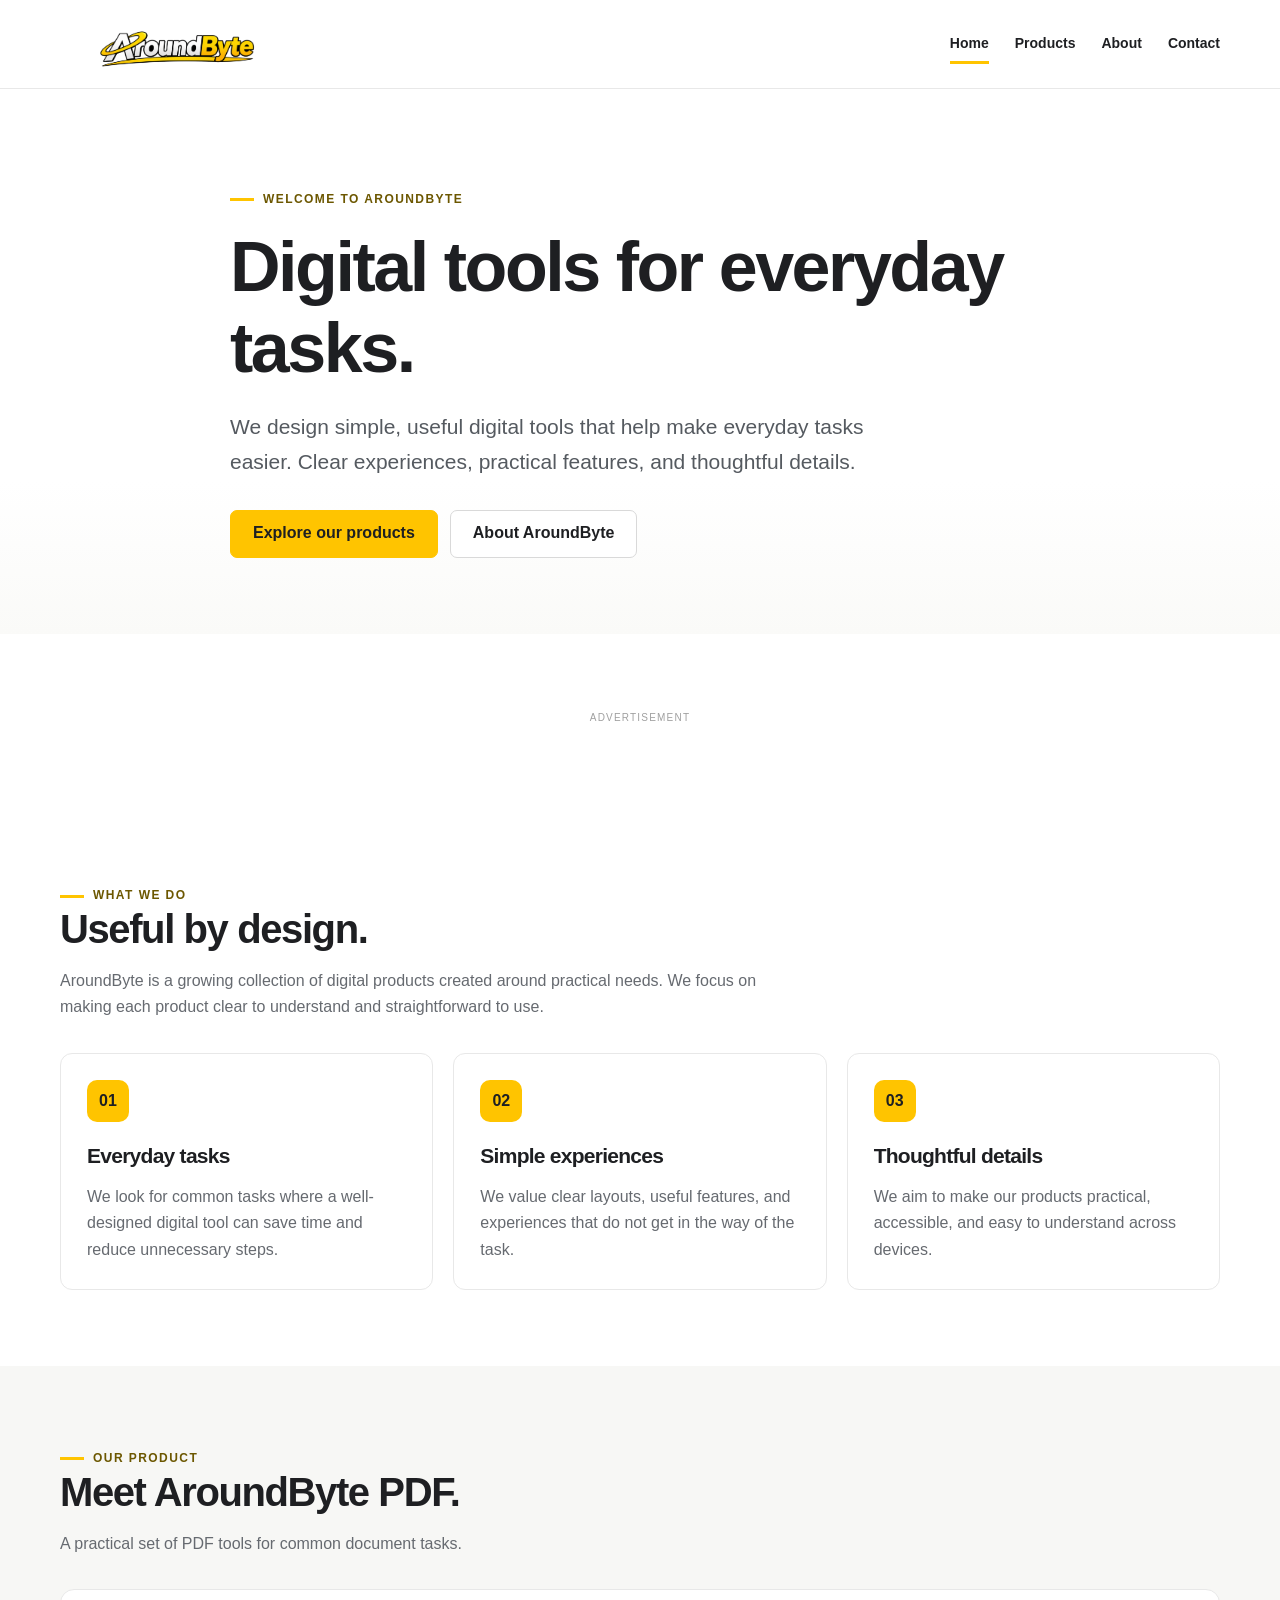
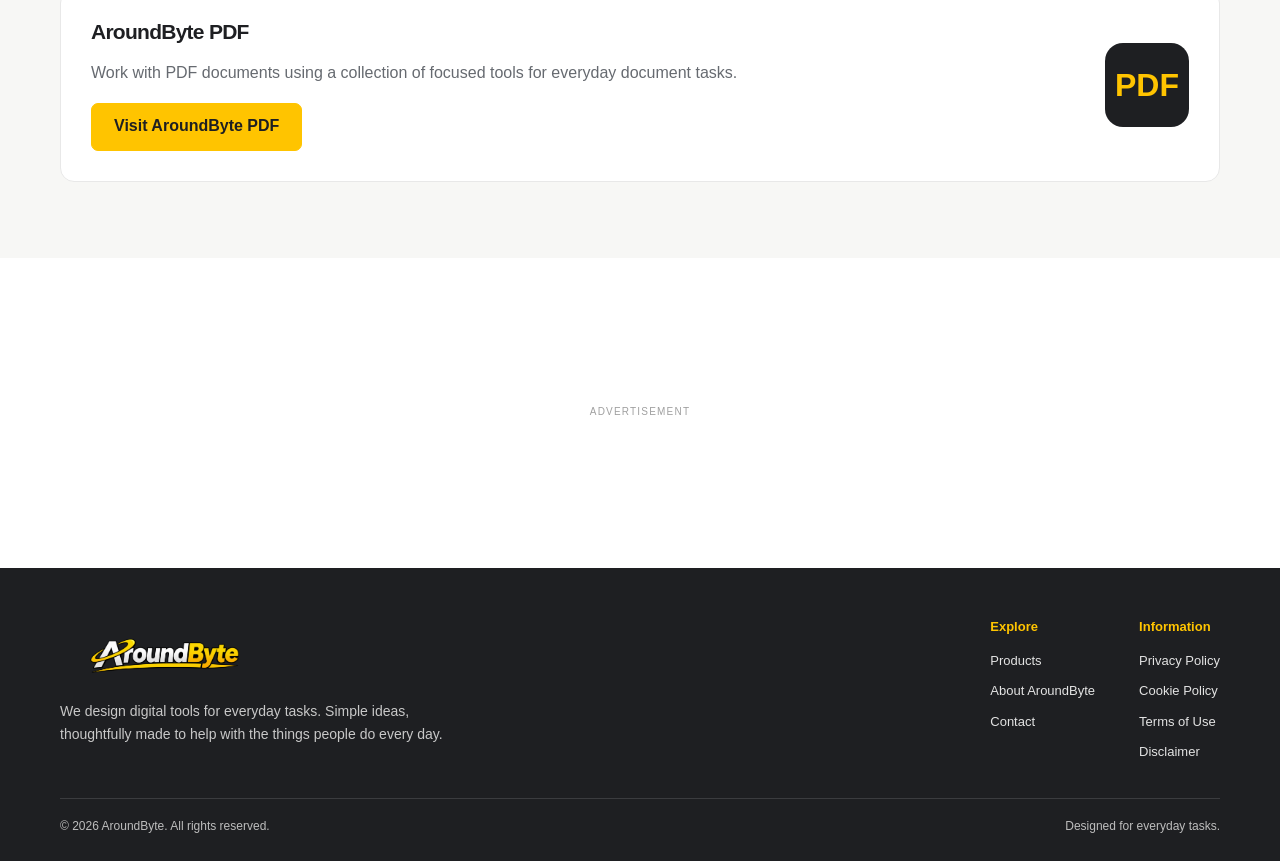
<file: index.html>
<!doctype html>
<html lang="en">
<head>
<script async src="https://pagead2.googlesyndication.com/pagead/js/adsbygoogle.js?client=ca-pub-2368362978436357"
     crossorigin="anonymous"></script>
<meta charset="utf-8">
<meta name="viewport" content="width=device-width, initial-scale=1">
<title>AroundByte — Digital Tools for Everyday Tasks</title>
<meta name="description" content="AroundByte designs simple digital tools for everyday tasks. Explore our products and learn more about what we make.">
<meta name="theme-color" content="#1E1F22">
<link rel="icon" href="assets/favicon.svg" type="image/svg+xml">
<link rel="stylesheet" href="assets/style.css">
<!-- Add the official AdSense site script here only after Google provides your publisher code and the site is ready for review. -->
</head>
<body>
<header class="site-header"><div class="container nav-wrap">
<a class="brand" href="index.html" aria-label="AroundByte home"><img src="assets/aroundbyte-logo.png" alt="AroundByte"></a>
<button class="menu-toggle" aria-label="Open navigation" aria-expanded="false">☰</button>
<nav class="nav" aria-label="Main navigation"><a href="index.html" class="active">Home</a><a href="products.html" class="">Products</a><a href="about.html" class="">About</a><a href="contact.html" class="">Contact</a></nav>
</div></header>
<main>
<section class="hero"><div class="container hero-inner">
<span class="eyebrow">Welcome to AroundByte</span>
<h1>Digital tools for everyday tasks.</h1>
<p class="lead">We design simple, useful digital tools that help make everyday tasks easier. Clear experiences, practical features, and thoughtful details.</p>
<div class="hero-actions"><a class="button" href="products.html">Explore our products</a><a class="button secondary" href="about.html">About AroundByte</a></div>
</div></section>
<div class="container"><div class="ad-slot" aria-label="Advertisement space"></div></div>
<section class="section"><div class="container">
<div class="section-head"><span class="eyebrow">What we do</span><h2>Useful by design.</h2><p>AroundByte is a growing collection of digital products created around practical needs. We focus on making each product clear to understand and straightforward to use.</p></div>
<div class="grid">
<article class="card"><div class="card-mark">01</div><h3>Everyday tasks</h3><p>We look for common tasks where a well-designed digital tool can save time and reduce unnecessary steps.</p></article>
<article class="card"><div class="card-mark">02</div><h3>Simple experiences</h3><p>We value clear layouts, useful features, and experiences that do not get in the way of the task.</p></article>
<article class="card"><div class="card-mark">03</div><h3>Thoughtful details</h3><p>We aim to make our products practical, accessible, and easy to understand across devices.</p></article>
</div></div></section>
<section class="section soft"><div class="container">
<div class="section-head"><span class="eyebrow">Our product</span><h2>Meet AroundByte PDF.</h2><p>A practical set of PDF tools for common document tasks.</p></div>
<div class="product-card"><div><h3>AroundByte PDF</h3><p class="muted">Work with PDF documents using a collection of focused tools for everyday document tasks.</p><a class="button" href="https://pdf.aroundbyte.com" target="_blank" rel="noopener">Visit AroundByte PDF</a></div><div class="product-symbol" aria-hidden="true">PDF</div></div>
</div></section>
<div class="container"><div class="ad-slot rectangle" aria-label="Advertisement space"></div></div>
</main>
<footer class="site-footer"><div class="container">
<div class="footer-top">
<div class="footer-brand"><a href="index.html"><img src="assets/aroundbyte-logo.png" alt="AroundByte"></a><p>We design digital tools for everyday tasks. Simple ideas, thoughtfully made to help with the things people do every day.</p></div>
<div class="footer-links">
<div><strong>Explore</strong><a href="products.html">Products</a><a href="about.html">About AroundByte</a><a href="contact.html">Contact</a></div>
<div><strong>Information</strong><a href="privacy-policy.html">Privacy Policy</a><a href="cookie-policy.html">Cookie Policy</a><a href="terms.html">Terms of Use</a><a href="disclaimer.html">Disclaimer</a></div>
</div></div>
<div class="footer-bottom"><span>© <span data-year></span> AroundByte. All rights reserved.</span><span>Designed for everyday tasks.</span></div>
</div></footer>
<script src="assets/site.js" defer></script>
</body></html>
</file>
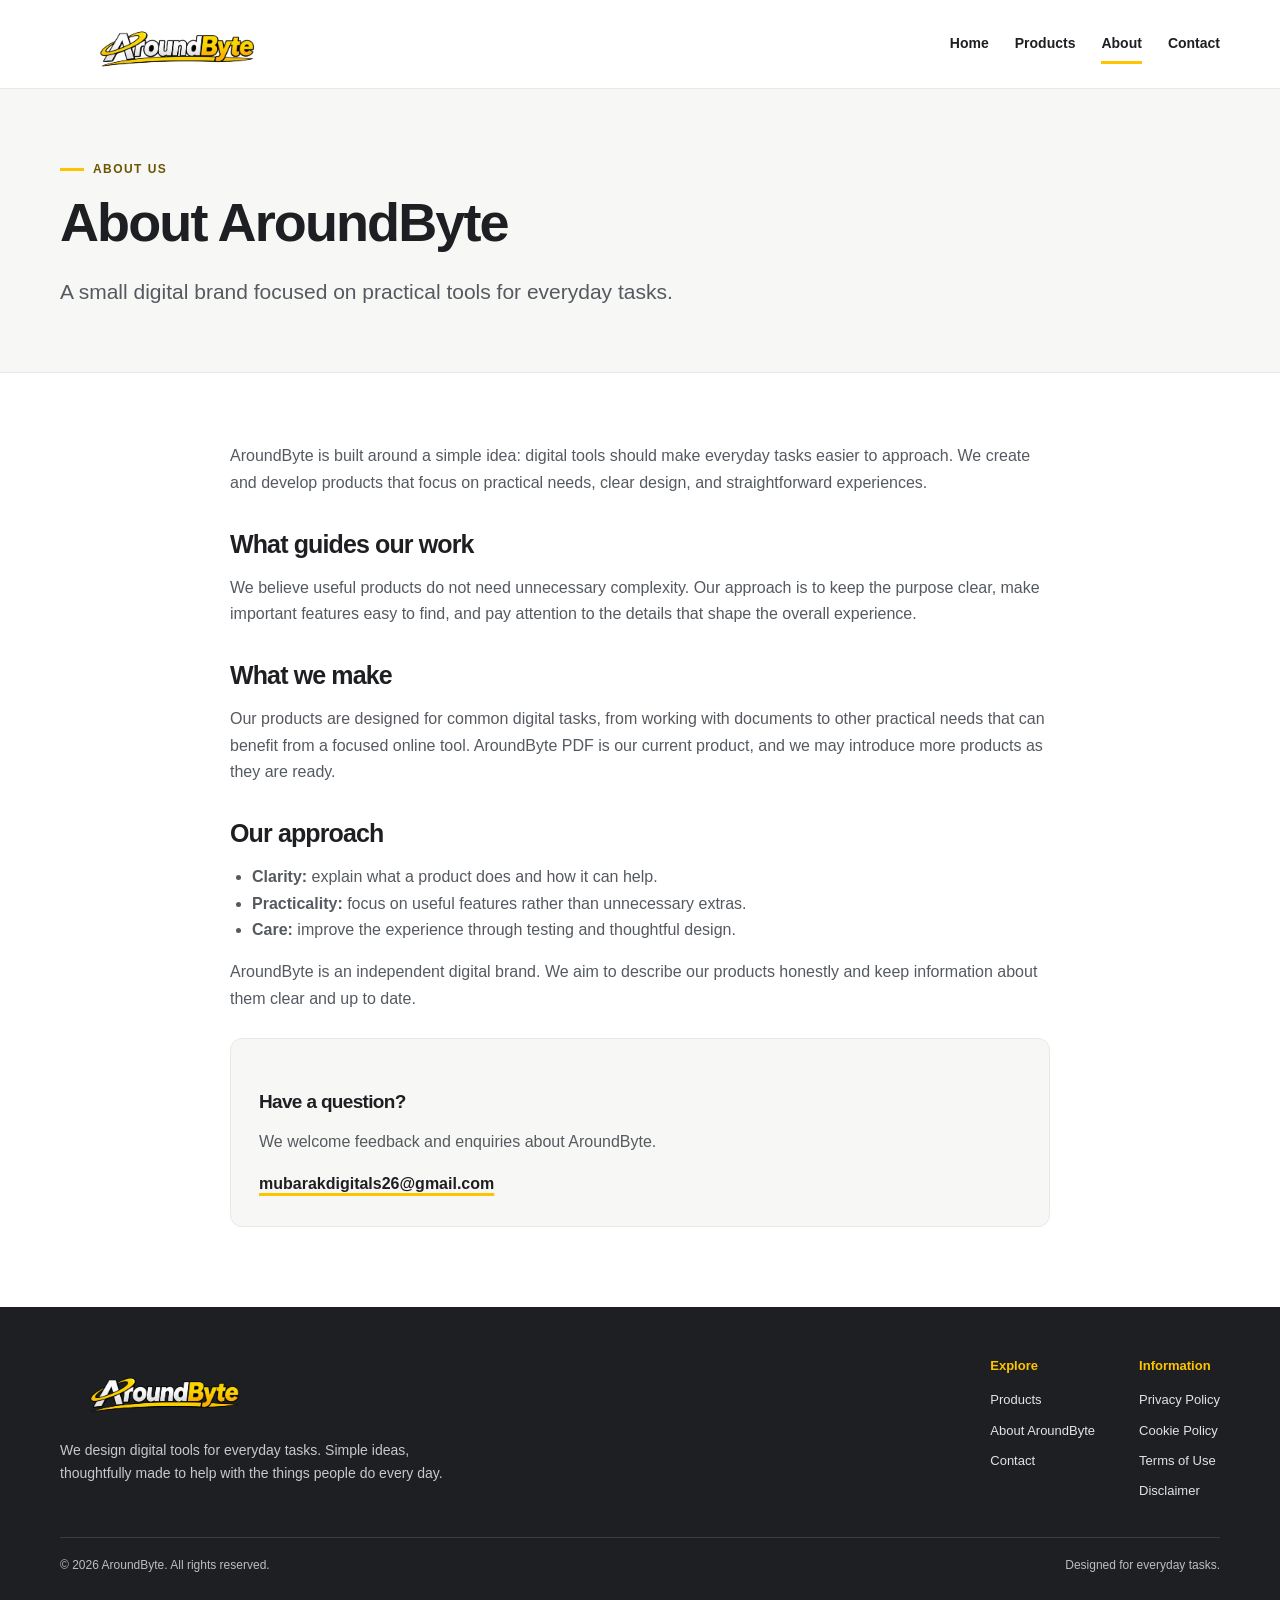
<file: about.html>
<!doctype html>
<html lang="en">
<head>
<script async src="https://pagead2.googlesyndication.com/pagead/js/adsbygoogle.js?client=ca-pub-2368362978436357"
     crossorigin="anonymous"></script>
<meta charset="utf-8">
<meta name="viewport" content="width=device-width, initial-scale=1">
<title>About AroundByte</title>
<meta name="description" content="Learn about AroundByte, our approach to designing simple digital tools for everyday tasks.">
<meta name="theme-color" content="#1E1F22">
<link rel="icon" href="assets/favicon.svg" type="image/svg+xml">
<link rel="stylesheet" href="assets/style.css">
<!-- Add the official AdSense site script here only after Google provides your publisher code and the site is ready for review. -->
</head>
<body>
<header class="site-header"><div class="container nav-wrap">
<a class="brand" href="index.html" aria-label="AroundByte home"><img src="assets/aroundbyte-logo.png" alt="AroundByte"></a>
<button class="menu-toggle" aria-label="Open navigation" aria-expanded="false">☰</button>
<nav class="nav" aria-label="Main navigation"><a href="index.html" class="">Home</a><a href="products.html" class="">Products</a><a href="about.html" class="active">About</a><a href="contact.html" class="">Contact</a></nav>
</div></header>
<main><section class="page-hero"><div class="container"><span class="eyebrow">About us</span><h1>About AroundByte</h1><p class="lead">A small digital brand focused on practical tools for everyday tasks.</p></div></section>
<div class="container content">
<p>AroundByte is built around a simple idea: digital tools should make everyday tasks easier to approach. We create and develop products that focus on practical needs, clear design, and straightforward experiences.</p>
<h2>What guides our work</h2>
<p>We believe useful products do not need unnecessary complexity. Our approach is to keep the purpose clear, make important features easy to find, and pay attention to the details that shape the overall experience.</p>
<h2>What we make</h2>
<p>Our products are designed for common digital tasks, from working with documents to other practical needs that can benefit from a focused online tool. AroundByte PDF is our current product, and we may introduce more products as they are ready.</p>
<h2>Our approach</h2>
<ul><li><strong>Clarity:</strong> explain what a product does and how it can help.</li><li><strong>Practicality:</strong> focus on useful features rather than unnecessary extras.</li><li><strong>Care:</strong> improve the experience through testing and thoughtful design.</li></ul>
<p>AroundByte is an independent digital brand. We aim to describe our products honestly and keep information about them clear and up to date.</p>
<div class="contact-panel"><h3>Have a question?</h3><p>We welcome feedback and enquiries about AroundByte.</p><a class="email-link" href="mailto:mubarakdigitals26@gmail.com">mubarakdigitals26@gmail.com</a></div>
</div></main>
<footer class="site-footer"><div class="container">
<div class="footer-top">
<div class="footer-brand"><a href="index.html"><img src="assets/aroundbyte-logo.png" alt="AroundByte"></a><p>We design digital tools for everyday tasks. Simple ideas, thoughtfully made to help with the things people do every day.</p></div>
<div class="footer-links">
<div><strong>Explore</strong><a href="products.html">Products</a><a href="about.html">About AroundByte</a><a href="contact.html">Contact</a></div>
<div><strong>Information</strong><a href="privacy-policy.html">Privacy Policy</a><a href="cookie-policy.html">Cookie Policy</a><a href="terms.html">Terms of Use</a><a href="disclaimer.html">Disclaimer</a></div>
</div></div>
<div class="footer-bottom"><span>© <span data-year></span> AroundByte. All rights reserved.</span><span>Designed for everyday tasks.</span></div>
</div></footer>
<script src="assets/site.js" defer></script>
</body></html>
</file>
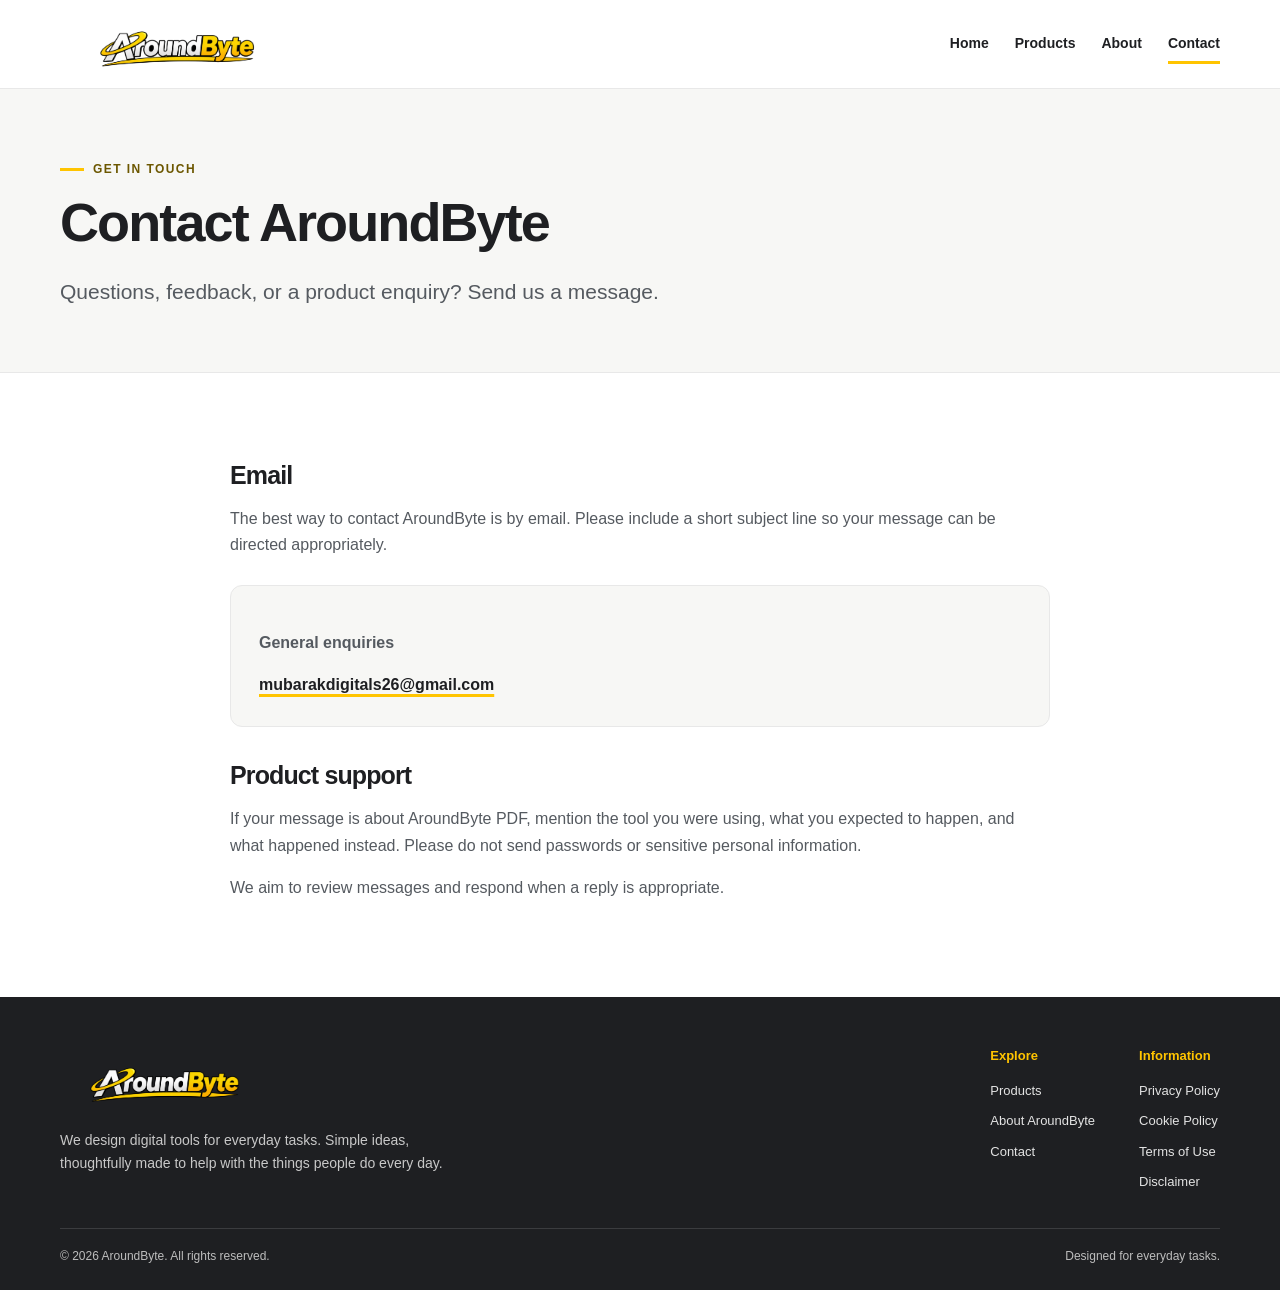
<file: contact.html>
<!doctype html>
<html lang="en">
<head>
<script async src="https://pagead2.googlesyndication.com/pagead/js/adsbygoogle.js?client=ca-pub-2368362978436357"
     crossorigin="anonymous"></script>
<meta charset="utf-8">
<meta name="viewport" content="width=device-width, initial-scale=1">
<title>Contact AroundByte</title>
<meta name="description" content="Contact AroundByte for questions, feedback, and enquiries about our digital products.">
<meta name="theme-color" content="#1E1F22">
<link rel="icon" href="assets/favicon.svg" type="image/svg+xml">
<link rel="stylesheet" href="assets/style.css">
<!-- Add the official AdSense site script here only after Google provides your publisher code and the site is ready for review. -->
</head>
<body>
<header class="site-header"><div class="container nav-wrap">
<a class="brand" href="index.html" aria-label="AroundByte home"><img src="assets/aroundbyte-logo.png" alt="AroundByte"></a>
<button class="menu-toggle" aria-label="Open navigation" aria-expanded="false">☰</button>
<nav class="nav" aria-label="Main navigation"><a href="index.html" class="">Home</a><a href="products.html" class="">Products</a><a href="about.html" class="">About</a><a href="contact.html" class="active">Contact</a></nav>
</div></header>
<main><section class="page-hero"><div class="container"><span class="eyebrow">Get in touch</span><h1>Contact AroundByte</h1><p class="lead">Questions, feedback, or a product enquiry? Send us a message.</p></div></section>
<div class="container content">
<h2>Email</h2><p>The best way to contact AroundByte is by email. Please include a short subject line so your message can be directed appropriately.</p>
<div class="contact-panel"><p><strong>General enquiries</strong></p><a class="email-link" href="mailto:mubarakdigitals26@gmail.com">mubarakdigitals26@gmail.com</a></div>
<h2>Product support</h2><p>If your message is about AroundByte PDF, mention the tool you were using, what you expected to happen, and what happened instead. Please do not send passwords or sensitive personal information.</p>
<p>We aim to review messages and respond when a reply is appropriate.</p>
</div></main>
<footer class="site-footer"><div class="container">
<div class="footer-top">
<div class="footer-brand"><a href="index.html"><img src="assets/aroundbyte-logo.png" alt="AroundByte"></a><p>We design digital tools for everyday tasks. Simple ideas, thoughtfully made to help with the things people do every day.</p></div>
<div class="footer-links">
<div><strong>Explore</strong><a href="products.html">Products</a><a href="about.html">About AroundByte</a><a href="contact.html">Contact</a></div>
<div><strong>Information</strong><a href="privacy-policy.html">Privacy Policy</a><a href="cookie-policy.html">Cookie Policy</a><a href="terms.html">Terms of Use</a><a href="disclaimer.html">Disclaimer</a></div>
</div></div>
<div class="footer-bottom"><span>© <span data-year></span> AroundByte. All rights reserved.</span><span>Designed for everyday tasks.</span></div>
</div></footer>
<script src="assets/site.js" defer></script>
</body></html>
</file>
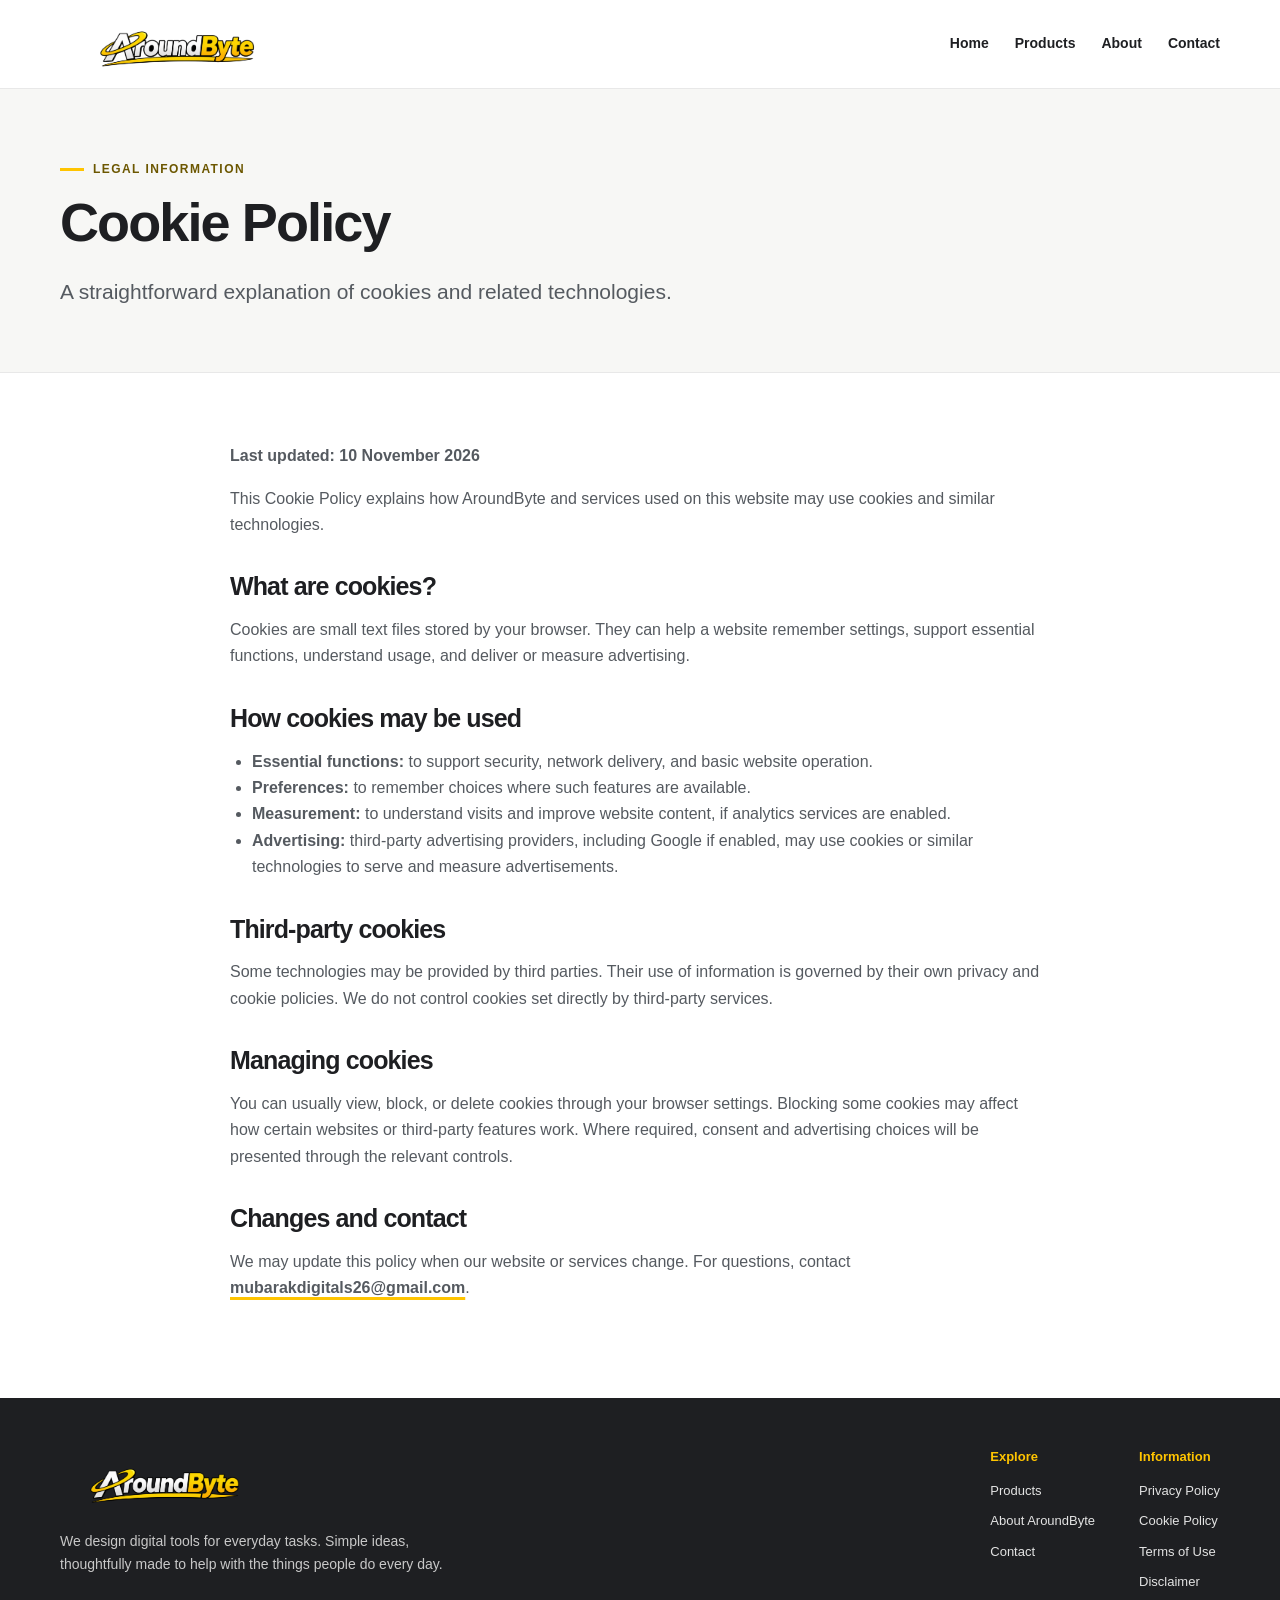
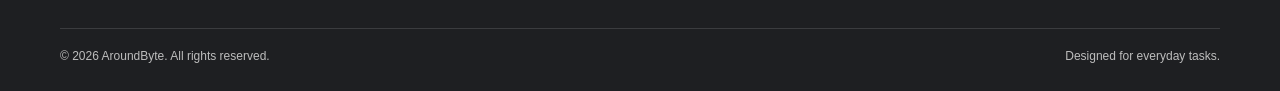
<file: cookie-policy.html>
<!doctype html>
<html lang="en">
<head>
<script async src="https://pagead2.googlesyndication.com/pagead/js/adsbygoogle.js?client=ca-pub-2368362978436357"
     crossorigin="anonymous"></script>
<meta charset="utf-8">
<meta name="viewport" content="width=device-width, initial-scale=1">
<title>Cookie Policy — AroundByte</title>
<meta name="description" content="Learn how cookies and similar technologies may be used on the AroundByte website.">
<meta name="theme-color" content="#1E1F22">
<link rel="icon" href="assets/favicon.svg" type="image/svg+xml">
<link rel="stylesheet" href="assets/style.css">
<!-- Add the official AdSense site script here only after Google provides your publisher code and the site is ready for review. -->
</head>
<body>
<header class="site-header"><div class="container nav-wrap">
<a class="brand" href="index.html" aria-label="AroundByte home"><img src="assets/aroundbyte-logo.png" alt="AroundByte"></a>
<button class="menu-toggle" aria-label="Open navigation" aria-expanded="false">☰</button>
<nav class="nav" aria-label="Main navigation"><a href="index.html" class="">Home</a><a href="products.html" class="">Products</a><a href="about.html" class="">About</a><a href="contact.html" class="">Contact</a></nav>
</div></header>
<main><section class="page-hero"><div class="container"><span class="eyebrow">Legal information</span><h1>Cookie Policy</h1><p class="lead">A straightforward explanation of cookies and related technologies.</p></div></section>
<div class="container content"><p><strong>Last updated: 10 November 2026</strong></p>
<p>This Cookie Policy explains how AroundByte and services used on this website may use cookies and similar technologies.</p>
<h2>What are cookies?</h2><p>Cookies are small text files stored by your browser. They can help a website remember settings, support essential functions, understand usage, and deliver or measure advertising.</p>
<h2>How cookies may be used</h2><ul><li><strong>Essential functions:</strong> to support security, network delivery, and basic website operation.</li><li><strong>Preferences:</strong> to remember choices where such features are available.</li><li><strong>Measurement:</strong> to understand visits and improve website content, if analytics services are enabled.</li><li><strong>Advertising:</strong> third-party advertising providers, including Google if enabled, may use cookies or similar technologies to serve and measure advertisements.</li></ul>
<h2>Third-party cookies</h2><p>Some technologies may be provided by third parties. Their use of information is governed by their own privacy and cookie policies. We do not control cookies set directly by third-party services.</p>
<h2>Managing cookies</h2><p>You can usually view, block, or delete cookies through your browser settings. Blocking some cookies may affect how certain websites or third-party features work. Where required, consent and advertising choices will be presented through the relevant controls.</p>
<h2>Changes and contact</h2><p>We may update this policy when our website or services change. For questions, contact <a class="email-link" href="mailto:mubarakdigitals26@gmail.com">mubarakdigitals26@gmail.com</a>.</p>
</div></main>
<footer class="site-footer"><div class="container">
<div class="footer-top">
<div class="footer-brand"><a href="index.html"><img src="assets/aroundbyte-logo.png" alt="AroundByte"></a><p>We design digital tools for everyday tasks. Simple ideas, thoughtfully made to help with the things people do every day.</p></div>
<div class="footer-links">
<div><strong>Explore</strong><a href="products.html">Products</a><a href="about.html">About AroundByte</a><a href="contact.html">Contact</a></div>
<div><strong>Information</strong><a href="privacy-policy.html">Privacy Policy</a><a href="cookie-policy.html">Cookie Policy</a><a href="terms.html">Terms of Use</a><a href="disclaimer.html">Disclaimer</a></div>
</div></div>
<div class="footer-bottom"><span>© <span data-year></span> AroundByte. All rights reserved.</span><span>Designed for everyday tasks.</span></div>
</div></footer>
<script src="assets/site.js" defer></script>
</body></html>
</file>
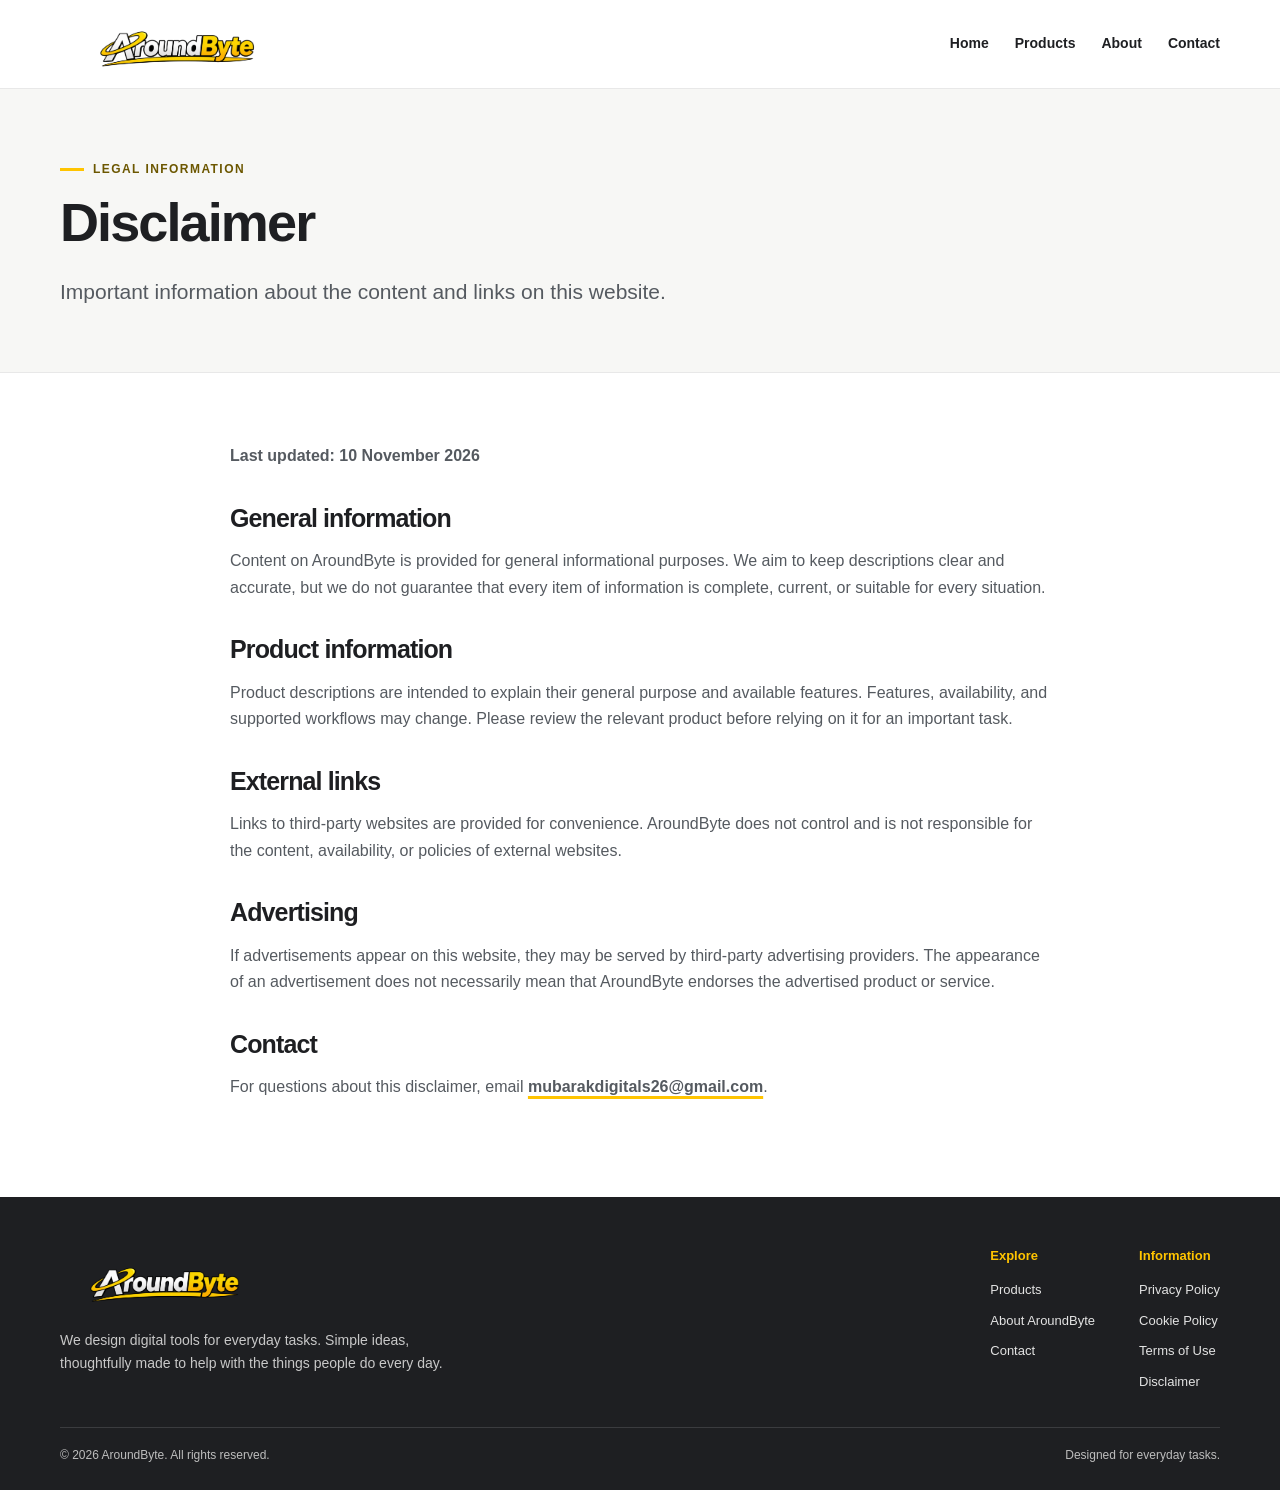
<file: disclaimer.html>
<!doctype html>
<html lang="en">
<head>
<script async src="https://pagead2.googlesyndication.com/pagead/js/adsbygoogle.js?client=ca-pub-2368362978436357"
     crossorigin="anonymous"></script>
<meta charset="utf-8">
<meta name="viewport" content="width=device-width, initial-scale=1">
<title>Disclaimer — AroundByte</title>
<meta name="description" content="Read the disclaimer for information published on the AroundByte website.">
<meta name="theme-color" content="#1E1F22">
<link rel="icon" href="assets/favicon.svg" type="image/svg+xml">
<link rel="stylesheet" href="assets/style.css">
<!-- Add the official AdSense site script here only after Google provides your publisher code and the site is ready for review. -->
</head>
<body>
<header class="site-header"><div class="container nav-wrap">
<a class="brand" href="index.html" aria-label="AroundByte home"><img src="assets/aroundbyte-logo.png" alt="AroundByte"></a>
<button class="menu-toggle" aria-label="Open navigation" aria-expanded="false">☰</button>
<nav class="nav" aria-label="Main navigation"><a href="index.html" class="">Home</a><a href="products.html" class="">Products</a><a href="about.html" class="">About</a><a href="contact.html" class="">Contact</a></nav>
</div></header>
<main><section class="page-hero"><div class="container"><span class="eyebrow">Legal information</span><h1>Disclaimer</h1><p class="lead">Important information about the content and links on this website.</p></div></section>
<div class="container content"><p><strong>Last updated: 10 November 2026</strong></p>
<h2>General information</h2><p>Content on AroundByte is provided for general informational purposes. We aim to keep descriptions clear and accurate, but we do not guarantee that every item of information is complete, current, or suitable for every situation.</p>
<h2>Product information</h2><p>Product descriptions are intended to explain their general purpose and available features. Features, availability, and supported workflows may change. Please review the relevant product before relying on it for an important task.</p>
<h2>External links</h2><p>Links to third-party websites are provided for convenience. AroundByte does not control and is not responsible for the content, availability, or policies of external websites.</p>
<h2>Advertising</h2><p>If advertisements appear on this website, they may be served by third-party advertising providers. The appearance of an advertisement does not necessarily mean that AroundByte endorses the advertised product or service.</p>
<h2>Contact</h2><p>For questions about this disclaimer, email <a class="email-link" href="mailto:mubarakdigitals26@gmail.com">mubarakdigitals26@gmail.com</a>.</p>
</div></main>
<footer class="site-footer"><div class="container">
<div class="footer-top">
<div class="footer-brand"><a href="index.html"><img src="assets/aroundbyte-logo.png" alt="AroundByte"></a><p>We design digital tools for everyday tasks. Simple ideas, thoughtfully made to help with the things people do every day.</p></div>
<div class="footer-links">
<div><strong>Explore</strong><a href="products.html">Products</a><a href="about.html">About AroundByte</a><a href="contact.html">Contact</a></div>
<div><strong>Information</strong><a href="privacy-policy.html">Privacy Policy</a><a href="cookie-policy.html">Cookie Policy</a><a href="terms.html">Terms of Use</a><a href="disclaimer.html">Disclaimer</a></div>
</div></div>
<div class="footer-bottom"><span>© <span data-year></span> AroundByte. All rights reserved.</span><span>Designed for everyday tasks.</span></div>
</div></footer>
<script src="assets/site.js" defer></script>
</body></html>
</file>
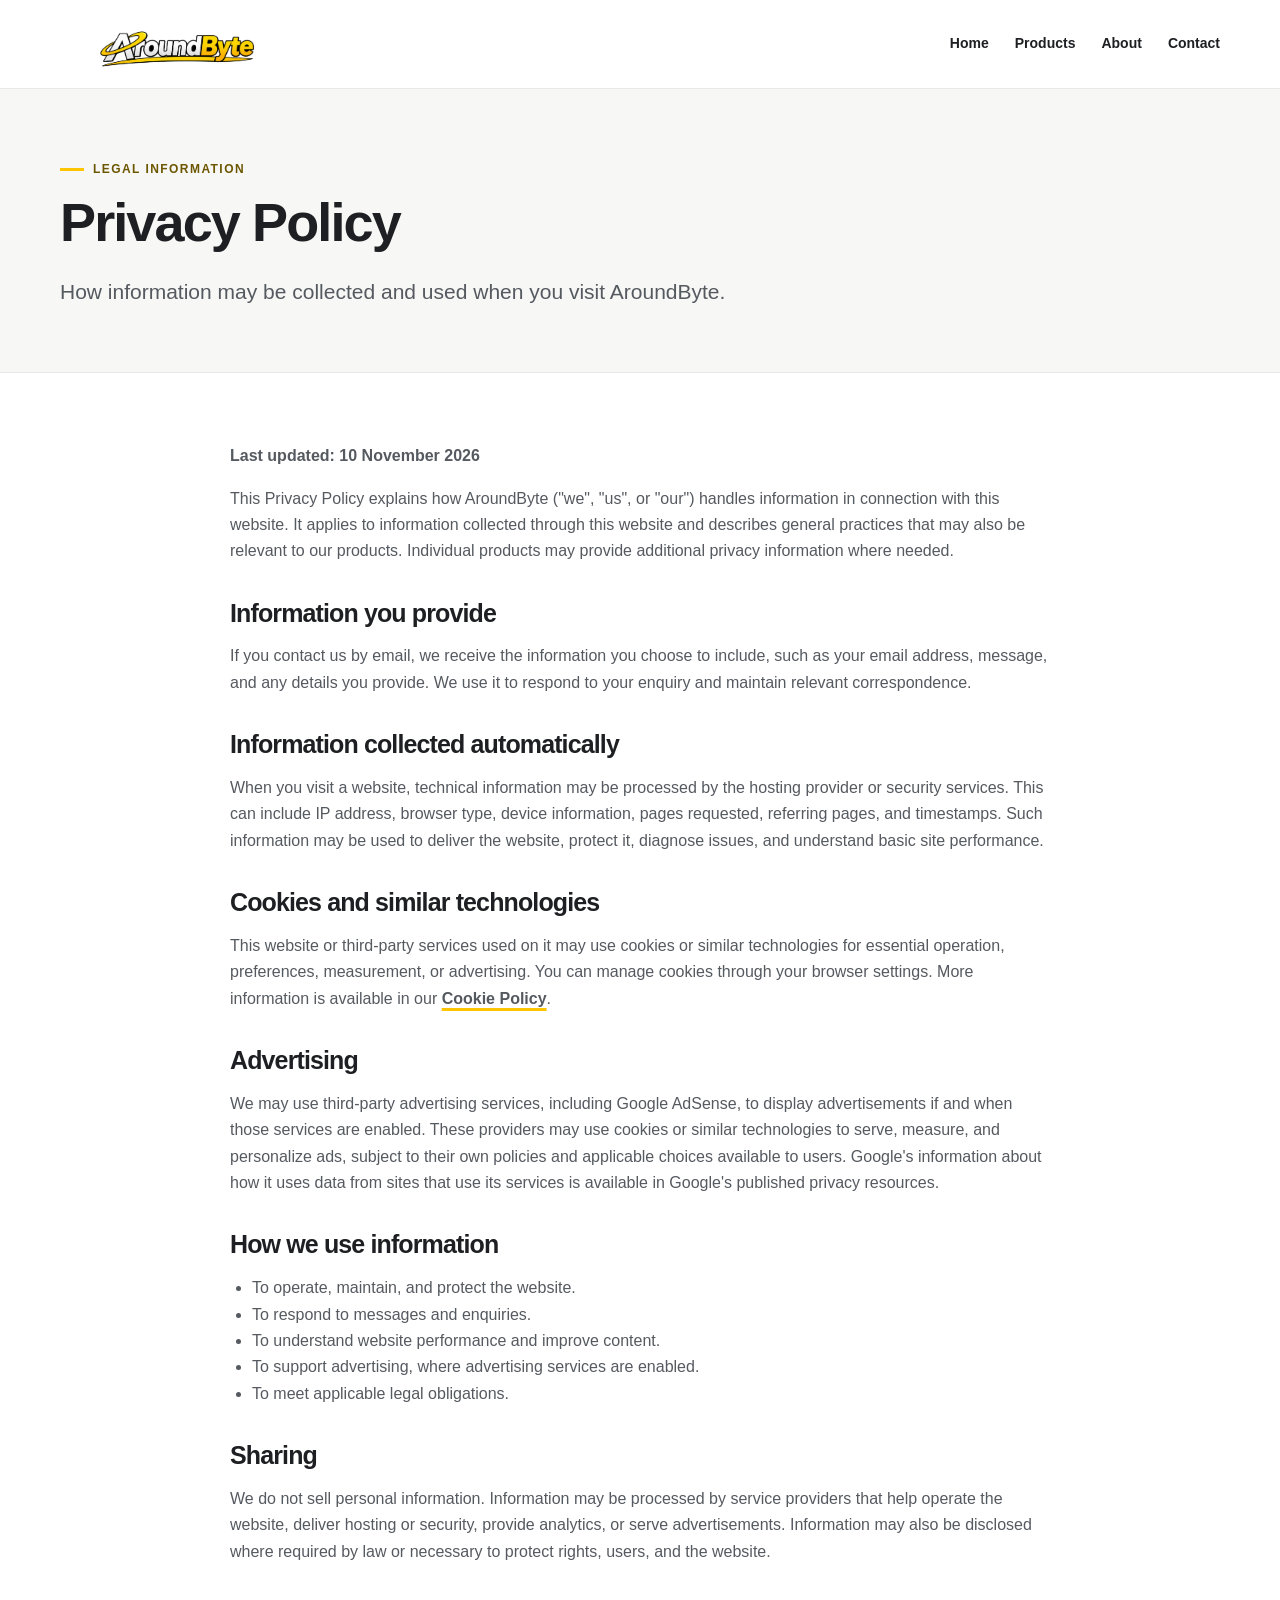
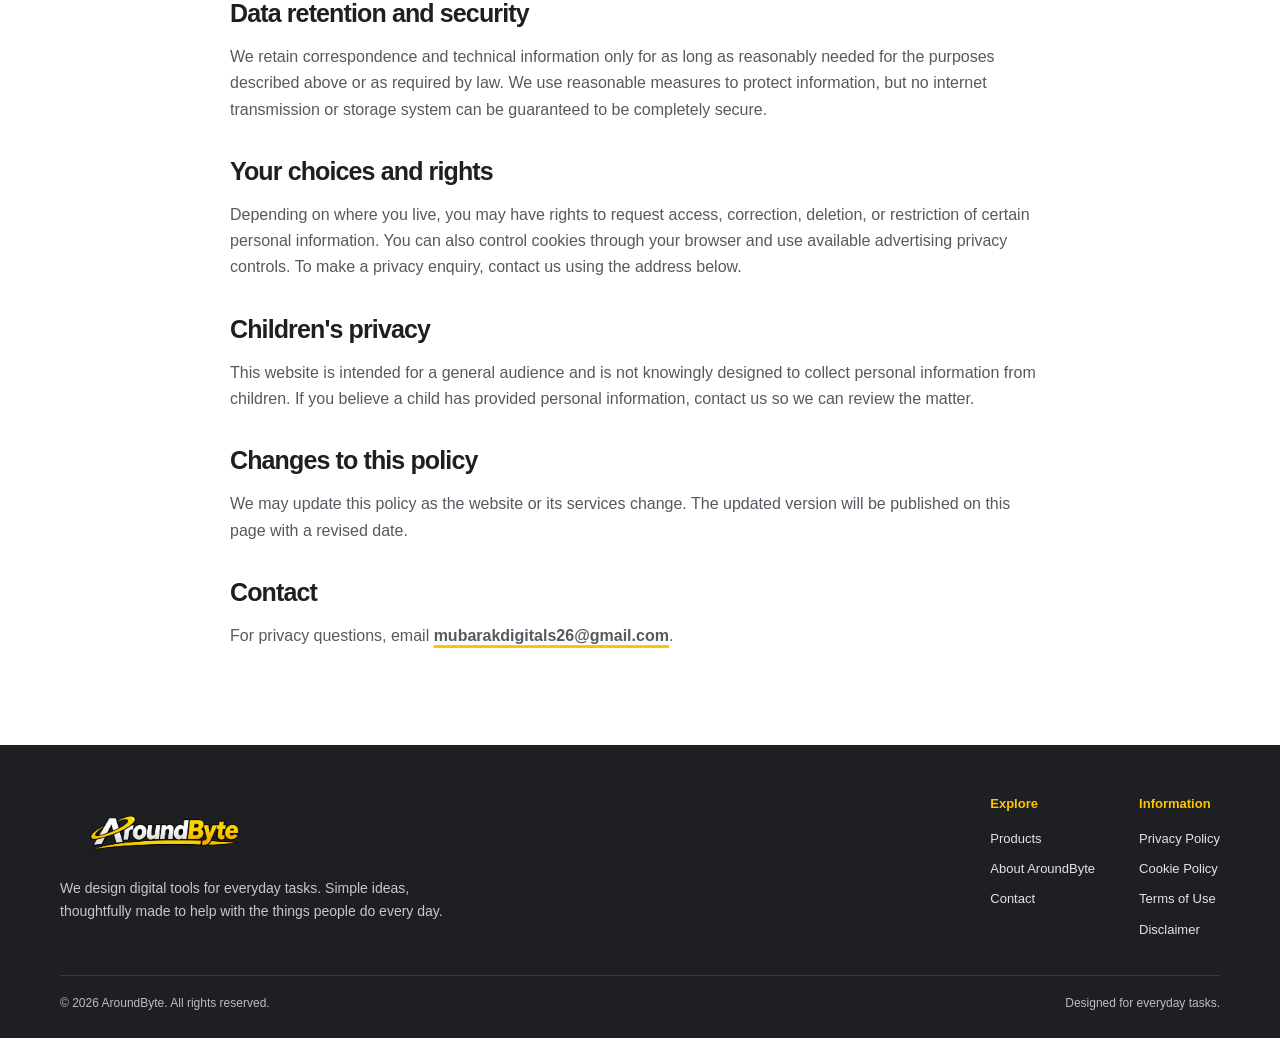
<file: privacy-policy.html>
<!doctype html>
<html lang="en">
<head>
<script async src="https://pagead2.googlesyndication.com/pagead/js/adsbygoogle.js?client=ca-pub-2368362978436357"
     crossorigin="anonymous"></script>
<meta charset="utf-8">
<meta name="viewport" content="width=device-width, initial-scale=1">
<title>Privacy Policy — AroundByte</title>
<meta name="description" content="Read how AroundByte handles information when you visit this website or use our digital products.">
<meta name="theme-color" content="#1E1F22">
<link rel="icon" href="assets/favicon.svg" type="image/svg+xml">
<link rel="stylesheet" href="assets/style.css">
<!-- Add the official AdSense site script here only after Google provides your publisher code and the site is ready for review. -->
</head>
<body>
<header class="site-header"><div class="container nav-wrap">
<a class="brand" href="index.html" aria-label="AroundByte home"><img src="assets/aroundbyte-logo.png" alt="AroundByte"></a>
<button class="menu-toggle" aria-label="Open navigation" aria-expanded="false">☰</button>
<nav class="nav" aria-label="Main navigation"><a href="index.html" class="">Home</a><a href="products.html" class="">Products</a><a href="about.html" class="">About</a><a href="contact.html" class="">Contact</a></nav>
</div></header>
<main><section class="page-hero"><div class="container"><span class="eyebrow">Legal information</span><h1>Privacy Policy</h1><p class="lead">How information may be collected and used when you visit AroundByte.</p></div></section>
<div class="container content">
<p><strong>Last updated: 10 November 2026</strong></p>
<p>This Privacy Policy explains how AroundByte ("we", "us", or "our") handles information in connection with this website. It applies to information collected through this website and describes general practices that may also be relevant to our products. Individual products may provide additional privacy information where needed.</p>
<h2>Information you provide</h2><p>If you contact us by email, we receive the information you choose to include, such as your email address, message, and any details you provide. We use it to respond to your enquiry and maintain relevant correspondence.</p>
<h2>Information collected automatically</h2><p>When you visit a website, technical information may be processed by the hosting provider or security services. This can include IP address, browser type, device information, pages requested, referring pages, and timestamps. Such information may be used to deliver the website, protect it, diagnose issues, and understand basic site performance.</p>
<h2>Cookies and similar technologies</h2><p>This website or third-party services used on it may use cookies or similar technologies for essential operation, preferences, measurement, or advertising. You can manage cookies through your browser settings. More information is available in our <a class="email-link" href="cookie-policy.html">Cookie Policy</a>.</p>
<h2>Advertising</h2><p>We may use third-party advertising services, including Google AdSense, to display advertisements if and when those services are enabled. These providers may use cookies or similar technologies to serve, measure, and personalize ads, subject to their own policies and applicable choices available to users. Google's information about how it uses data from sites that use its services is available in Google's published privacy resources.</p>
<h2>How we use information</h2><ul><li>To operate, maintain, and protect the website.</li><li>To respond to messages and enquiries.</li><li>To understand website performance and improve content.</li><li>To support advertising, where advertising services are enabled.</li><li>To meet applicable legal obligations.</li></ul>
<h2>Sharing</h2><p>We do not sell personal information. Information may be processed by service providers that help operate the website, deliver hosting or security, provide analytics, or serve advertisements. Information may also be disclosed where required by law or necessary to protect rights, users, and the website.</p>
<h2>Data retention and security</h2><p>We retain correspondence and technical information only for as long as reasonably needed for the purposes described above or as required by law. We use reasonable measures to protect information, but no internet transmission or storage system can be guaranteed to be completely secure.</p>
<h2>Your choices and rights</h2><p>Depending on where you live, you may have rights to request access, correction, deletion, or restriction of certain personal information. You can also control cookies through your browser and use available advertising privacy controls. To make a privacy enquiry, contact us using the address below.</p>
<h2>Children's privacy</h2><p>This website is intended for a general audience and is not knowingly designed to collect personal information from children. If you believe a child has provided personal information, contact us so we can review the matter.</p>
<h2>Changes to this policy</h2><p>We may update this policy as the website or its services change. The updated version will be published on this page with a revised date.</p>
<h2>Contact</h2><p>For privacy questions, email <a class="email-link" href="mailto:mubarakdigitals26@gmail.com">mubarakdigitals26@gmail.com</a>.</p>
</div></main>
<footer class="site-footer"><div class="container">
<div class="footer-top">
<div class="footer-brand"><a href="index.html"><img src="assets/aroundbyte-logo.png" alt="AroundByte"></a><p>We design digital tools for everyday tasks. Simple ideas, thoughtfully made to help with the things people do every day.</p></div>
<div class="footer-links">
<div><strong>Explore</strong><a href="products.html">Products</a><a href="about.html">About AroundByte</a><a href="contact.html">Contact</a></div>
<div><strong>Information</strong><a href="privacy-policy.html">Privacy Policy</a><a href="cookie-policy.html">Cookie Policy</a><a href="terms.html">Terms of Use</a><a href="disclaimer.html">Disclaimer</a></div>
</div></div>
<div class="footer-bottom"><span>© <span data-year></span> AroundByte. All rights reserved.</span><span>Designed for everyday tasks.</span></div>
</div></footer>
<script src="assets/site.js" defer></script>
</body></html>
</file>
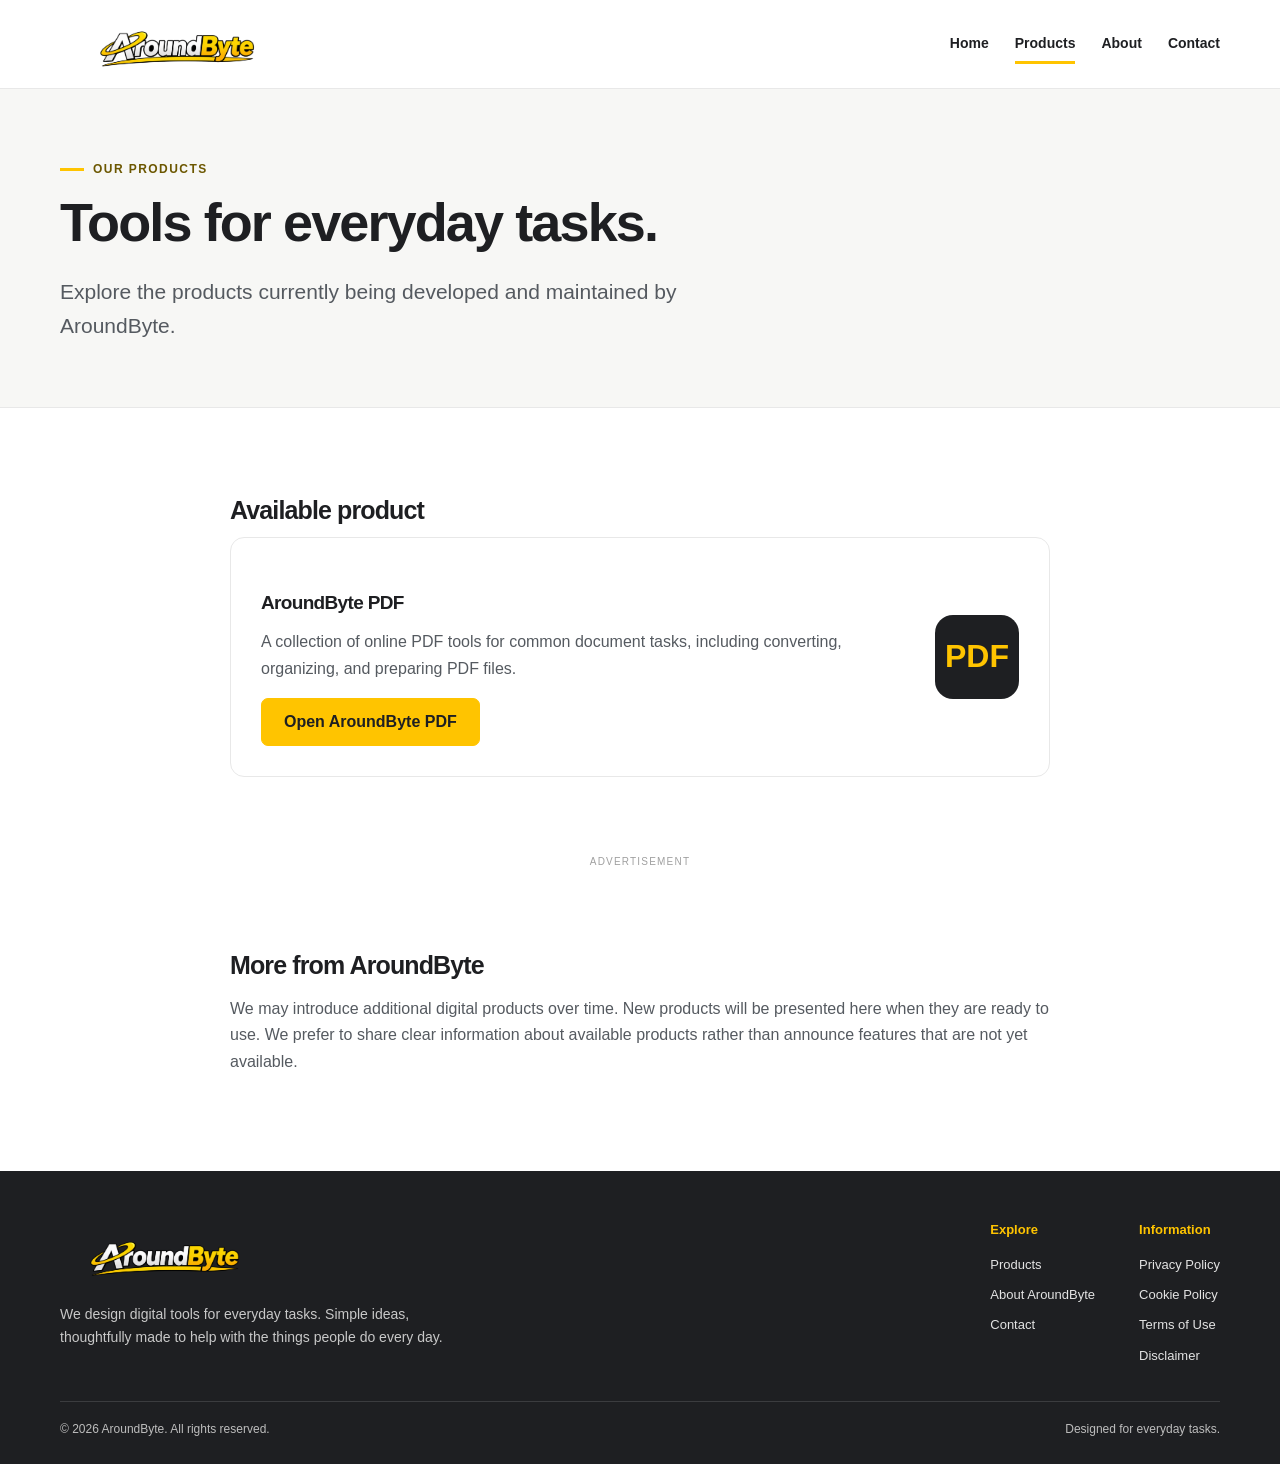
<file: products.html>
<!doctype html>
<html lang="en">
<head>
<script async src="https://pagead2.googlesyndication.com/pagead/js/adsbygoogle.js?client=ca-pub-2368362978436357"
     crossorigin="anonymous"></script>
<meta charset="utf-8">
<meta name="viewport" content="width=device-width, initial-scale=1">
<title>Our Products — AroundByte</title>
<meta name="description" content="Explore digital products from AroundByte, designed to help with everyday tasks.">
<meta name="theme-color" content="#1E1F22">
<link rel="icon" href="assets/favicon.svg" type="image/svg+xml">
<link rel="stylesheet" href="assets/style.css">
<!-- Add the official AdSense site script here only after Google provides your publisher code and the site is ready for review. -->
</head>
<body>
<header class="site-header"><div class="container nav-wrap">
<a class="brand" href="index.html" aria-label="AroundByte home"><img src="assets/aroundbyte-logo.png" alt="AroundByte"></a>
<button class="menu-toggle" aria-label="Open navigation" aria-expanded="false">☰</button>
<nav class="nav" aria-label="Main navigation"><a href="index.html" class="">Home</a><a href="products.html" class="active">Products</a><a href="about.html" class="">About</a><a href="contact.html" class="">Contact</a></nav>
</div></header>
<main><section class="page-hero"><div class="container"><span class="eyebrow">Our products</span><h1>Tools for everyday tasks.</h1><p class="lead">Explore the products currently being developed and maintained by AroundByte.</p></div></section>
<div class="container content">
<h2>Available product</h2>
<div class="product-card"><div><h3>AroundByte PDF</h3><p class="muted">A collection of online PDF tools for common document tasks, including converting, organizing, and preparing PDF files.</p><a class="button" href="https://pdf.aroundbyte.com" target="_blank" rel="noopener">Open AroundByte PDF</a></div><div class="product-symbol" aria-hidden="true">PDF</div></div>
<div class="ad-slot" aria-label="Advertisement space"></div>
<h2>More from AroundByte</h2>
<p>We may introduce additional digital products over time. New products will be presented here when they are ready to use. We prefer to share clear information about available products rather than announce features that are not yet available.</p>
</div></main>
<footer class="site-footer"><div class="container">
<div class="footer-top">
<div class="footer-brand"><a href="index.html"><img src="assets/aroundbyte-logo.png" alt="AroundByte"></a><p>We design digital tools for everyday tasks. Simple ideas, thoughtfully made to help with the things people do every day.</p></div>
<div class="footer-links">
<div><strong>Explore</strong><a href="products.html">Products</a><a href="about.html">About AroundByte</a><a href="contact.html">Contact</a></div>
<div><strong>Information</strong><a href="privacy-policy.html">Privacy Policy</a><a href="cookie-policy.html">Cookie Policy</a><a href="terms.html">Terms of Use</a><a href="disclaimer.html">Disclaimer</a></div>
</div></div>
<div class="footer-bottom"><span>© <span data-year></span> AroundByte. All rights reserved.</span><span>Designed for everyday tasks.</span></div>
</div></footer>
<script src="assets/site.js" defer></script>
</body></html>
</file>
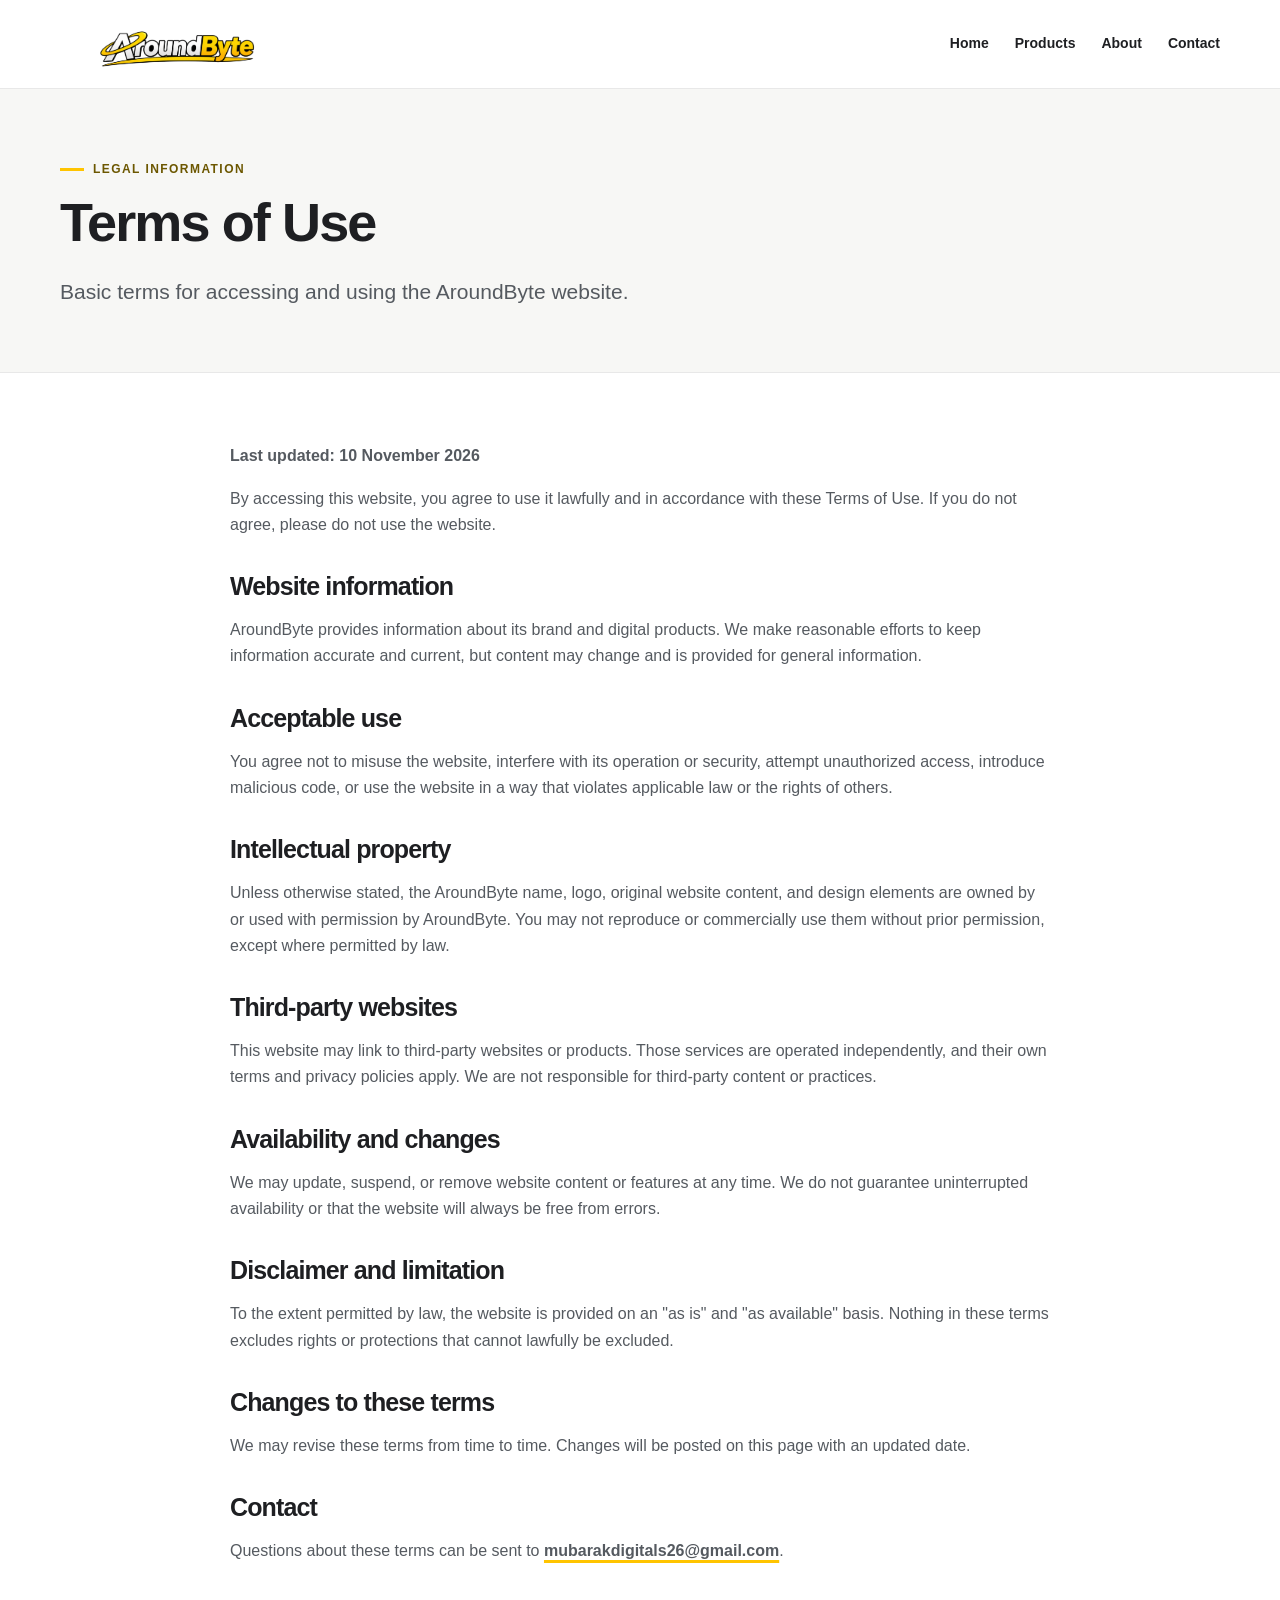
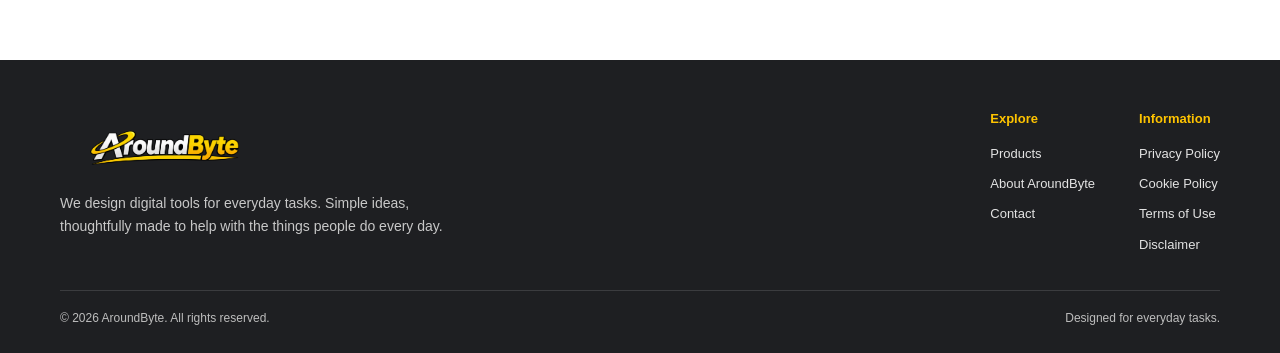
<file: terms.html>
<!doctype html>
<html lang="en">
<head>
<script async src="https://pagead2.googlesyndication.com/pagead/js/adsbygoogle.js?client=ca-pub-2368362978436357"
     crossorigin="anonymous"></script>
<meta charset="utf-8">
<meta name="viewport" content="width=device-width, initial-scale=1">
<title>Terms of Use — AroundByte</title>
<meta name="description" content="Read the terms that apply when accessing the AroundByte website.">
<meta name="theme-color" content="#1E1F22">
<link rel="icon" href="assets/favicon.svg" type="image/svg+xml">
<link rel="stylesheet" href="assets/style.css">
<!-- Add the official AdSense site script here only after Google provides your publisher code and the site is ready for review. -->
</head>
<body>
<header class="site-header"><div class="container nav-wrap">
<a class="brand" href="index.html" aria-label="AroundByte home"><img src="assets/aroundbyte-logo.png" alt="AroundByte"></a>
<button class="menu-toggle" aria-label="Open navigation" aria-expanded="false">☰</button>
<nav class="nav" aria-label="Main navigation"><a href="index.html" class="">Home</a><a href="products.html" class="">Products</a><a href="about.html" class="">About</a><a href="contact.html" class="">Contact</a></nav>
</div></header>
<main><section class="page-hero"><div class="container"><span class="eyebrow">Legal information</span><h1>Terms of Use</h1><p class="lead">Basic terms for accessing and using the AroundByte website.</p></div></section>
<div class="container content"><p><strong>Last updated: 10 November 2026</strong></p>
<p>By accessing this website, you agree to use it lawfully and in accordance with these Terms of Use. If you do not agree, please do not use the website.</p>
<h2>Website information</h2><p>AroundByte provides information about its brand and digital products. We make reasonable efforts to keep information accurate and current, but content may change and is provided for general information.</p>
<h2>Acceptable use</h2><p>You agree not to misuse the website, interfere with its operation or security, attempt unauthorized access, introduce malicious code, or use the website in a way that violates applicable law or the rights of others.</p>
<h2>Intellectual property</h2><p>Unless otherwise stated, the AroundByte name, logo, original website content, and design elements are owned by or used with permission by AroundByte. You may not reproduce or commercially use them without prior permission, except where permitted by law.</p>
<h2>Third-party websites</h2><p>This website may link to third-party websites or products. Those services are operated independently, and their own terms and privacy policies apply. We are not responsible for third-party content or practices.</p>
<h2>Availability and changes</h2><p>We may update, suspend, or remove website content or features at any time. We do not guarantee uninterrupted availability or that the website will always be free from errors.</p>
<h2>Disclaimer and limitation</h2><p>To the extent permitted by law, the website is provided on an "as is" and "as available" basis. Nothing in these terms excludes rights or protections that cannot lawfully be excluded.</p>
<h2>Changes to these terms</h2><p>We may revise these terms from time to time. Changes will be posted on this page with an updated date.</p>
<h2>Contact</h2><p>Questions about these terms can be sent to <a class="email-link" href="mailto:mubarakdigitals26@gmail.com">mubarakdigitals26@gmail.com</a>.</p>
</div></main>
<footer class="site-footer"><div class="container">
<div class="footer-top">
<div class="footer-brand"><a href="index.html"><img src="assets/aroundbyte-logo.png" alt="AroundByte"></a><p>We design digital tools for everyday tasks. Simple ideas, thoughtfully made to help with the things people do every day.</p></div>
<div class="footer-links">
<div><strong>Explore</strong><a href="products.html">Products</a><a href="about.html">About AroundByte</a><a href="contact.html">Contact</a></div>
<div><strong>Information</strong><a href="privacy-policy.html">Privacy Policy</a><a href="cookie-policy.html">Cookie Policy</a><a href="terms.html">Terms of Use</a><a href="disclaimer.html">Disclaimer</a></div>
</div></div>
<div class="footer-bottom"><span>© <span data-year></span> AroundByte. All rights reserved.</span><span>Designed for everyday tasks.</span></div>
</div></footer>
<script src="assets/site.js" defer></script>
</body></html>
</file>
<file: assets/style.css>
:root{--yellow:#FFC400;--ink:#1E1F22;--muted:#666A70;--line:#E8E8E8;--paper:#FFFFFF;--soft:#F7F7F5;--max:1160px}
*{box-sizing:border-box}
html{scroll-behavior:smooth}
body{margin:0;background:var(--paper);color:var(--ink);font-family:Inter,Arial,Helvetica,sans-serif;line-height:1.65}
a{color:inherit;text-decoration:none}
a:hover{color:#8B6900}
img{max-width:100%;display:block}
.container{width:min(var(--max),calc(100% - 40px));margin-inline:auto}
.site-header{border-bottom:1px solid var(--line);background:#fff}
.nav-wrap{min-height:88px;display:flex;align-items:center;justify-content:space-between;gap:28px}
.brand img{width:235px;height:auto;max-height:72px;object-fit:contain}
.nav{display:flex;align-items:center;gap:26px;flex-wrap:wrap;font-size:14px;font-weight:600}
.nav a{padding:8px 0}
.nav a.active{box-shadow:inset 0 -3px var(--yellow)}
.menu-toggle{display:none;border:1px solid var(--line);background:#fff;border-radius:10px;padding:9px 12px;font-size:20px}
.hero{padding:94px 0 76px;background:linear-gradient(180deg,#fff 0%,#fff 72%,#FAFAF8 100%)}
.hero-inner{max-width:820px}
.eyebrow{display:inline-flex;align-items:center;gap:9px;font-size:12px;letter-spacing:.12em;text-transform:uppercase;font-weight:800;color:#6C5700}
.eyebrow:before{content:"";width:24px;height:3px;background:var(--yellow)}
h1,h2,h3{line-height:1.15;letter-spacing:-.035em}
h1{font-size:clamp(42px,6vw,70px);margin:18px 0 22px;max-width:850px}
h2{font-size:clamp(28px,4vw,40px);margin:0 0 16px}
h3{font-size:21px;margin:0 0 10px}
.lead{font-size:clamp(18px,2vw,21px);color:#555A60;max-width:700px}
.hero-actions{display:flex;gap:12px;flex-wrap:wrap;margin-top:30px}
.button{display:inline-flex;align-items:center;justify-content:center;min-height:48px;padding:0 22px;border-radius:7px;background:var(--yellow);color:var(--ink);font-weight:800;border:1px solid var(--yellow);transition:transform .18s ease,background .18s ease}
.button:hover{color:var(--ink);background:#FFD43B;transform:translateY(-1px)}
.button.secondary{background:#fff;border-color:#D9D9D9}
.section{padding:76px 0}
.section.soft{background:var(--soft)}
.section-head{max-width:700px;margin-bottom:32px}
.section-head p,.muted{color:var(--muted)}
.grid{display:grid;grid-template-columns:repeat(3,1fr);gap:20px}
.card{border:1px solid var(--line);border-radius:12px;padding:26px;background:#fff}
.card-mark{width:42px;height:42px;border-radius:10px;background:var(--yellow);display:grid;place-items:center;font-weight:900;margin-bottom:22px}
.card p{color:var(--muted);margin-bottom:0}
.product-card{display:grid;grid-template-columns:1fr auto;gap:24px;align-items:center;border:1px solid var(--line);border-radius:14px;padding:30px;background:#fff}
.product-symbol{width:84px;height:84px;border-radius:18px;background:var(--ink);color:var(--yellow);display:grid;place-items:center;font-size:32px;font-weight:900}
.ad-slot{min-height:110px;margin:30px auto;max-width:970px;display:flex;align-items:center;justify-content:center;color:#A0A0A0;font-size:10px;letter-spacing:.12em;text-transform:uppercase}
.ad-slot:before{content:"Advertisement"}
.ad-slot.rectangle{min-height:250px;max-width:336px}
.page-hero{padding:64px 0 42px;background:var(--soft);border-bottom:1px solid var(--line)}
.page-hero h1{font-size:clamp(36px,5vw,54px);margin:12px 0}
.content{max-width:820px;padding:54px 0 80px}
.content h2{font-size:25px;margin:34px 0 12px}
.content h3{font-size:19px;margin:24px 0 8px}
.content p,.content li{color:#555A60}
.content ul{padding-left:22px}
.contact-panel{padding:28px;border-radius:12px;background:var(--soft);border:1px solid var(--line);margin-top:26px}
.email-link{font-weight:800;text-decoration:underline;text-decoration-color:var(--yellow);text-decoration-thickness:3px;text-underline-offset:4px}
.site-footer{background:var(--ink);color:#fff;padding:48px 0 24px}
.footer-top{display:flex;justify-content:space-between;gap:35px;align-items:flex-start;padding-bottom:35px}
.footer-brand{max-width:390px}
.footer-brand img{width:210px;max-height:70px;object-fit:contain;margin-bottom:12px}
.footer-brand p{color:#C8C8C8;font-size:14px}
.footer-links{display:flex;gap:44px;flex-wrap:wrap}
.footer-links div{display:grid;gap:9px;align-content:start}
.footer-links strong{color:var(--yellow);font-size:13px;margin-bottom:4px}
.footer-links a{color:#E3E3E3;font-size:13px}
.footer-bottom{border-top:1px solid #3B3C3F;padding-top:18px;display:flex;justify-content:space-between;gap:16px;flex-wrap:wrap;color:#BDBDBD;font-size:12px}
.notice{border-left:4px solid var(--yellow);padding:14px 18px;background:#FFF9E5;color:#4F4630;border-radius:0 8px 8px 0}
@media(max-width:800px){.nav-wrap{min-height:76px}.brand img{width:190px}.menu-toggle{display:block}.nav{display:none;position:absolute;z-index:5;top:76px;left:20px;right:20px;padding:18px;background:#fff;border:1px solid var(--line);border-radius:10px;box-shadow:0 14px 30px #00000012;align-items:stretch;flex-direction:column;gap:8px}.nav.open{display:flex}.nav a{padding:9px}.hero{padding:70px 0 58px}.grid{grid-template-columns:1fr}.product-card{grid-template-columns:1fr}.footer-top{flex-direction:column}.footer-links{gap:30px}}
@media(prefers-reduced-motion:reduce){html{scroll-behavior:auto}*{transition:none!important}}
</file>
